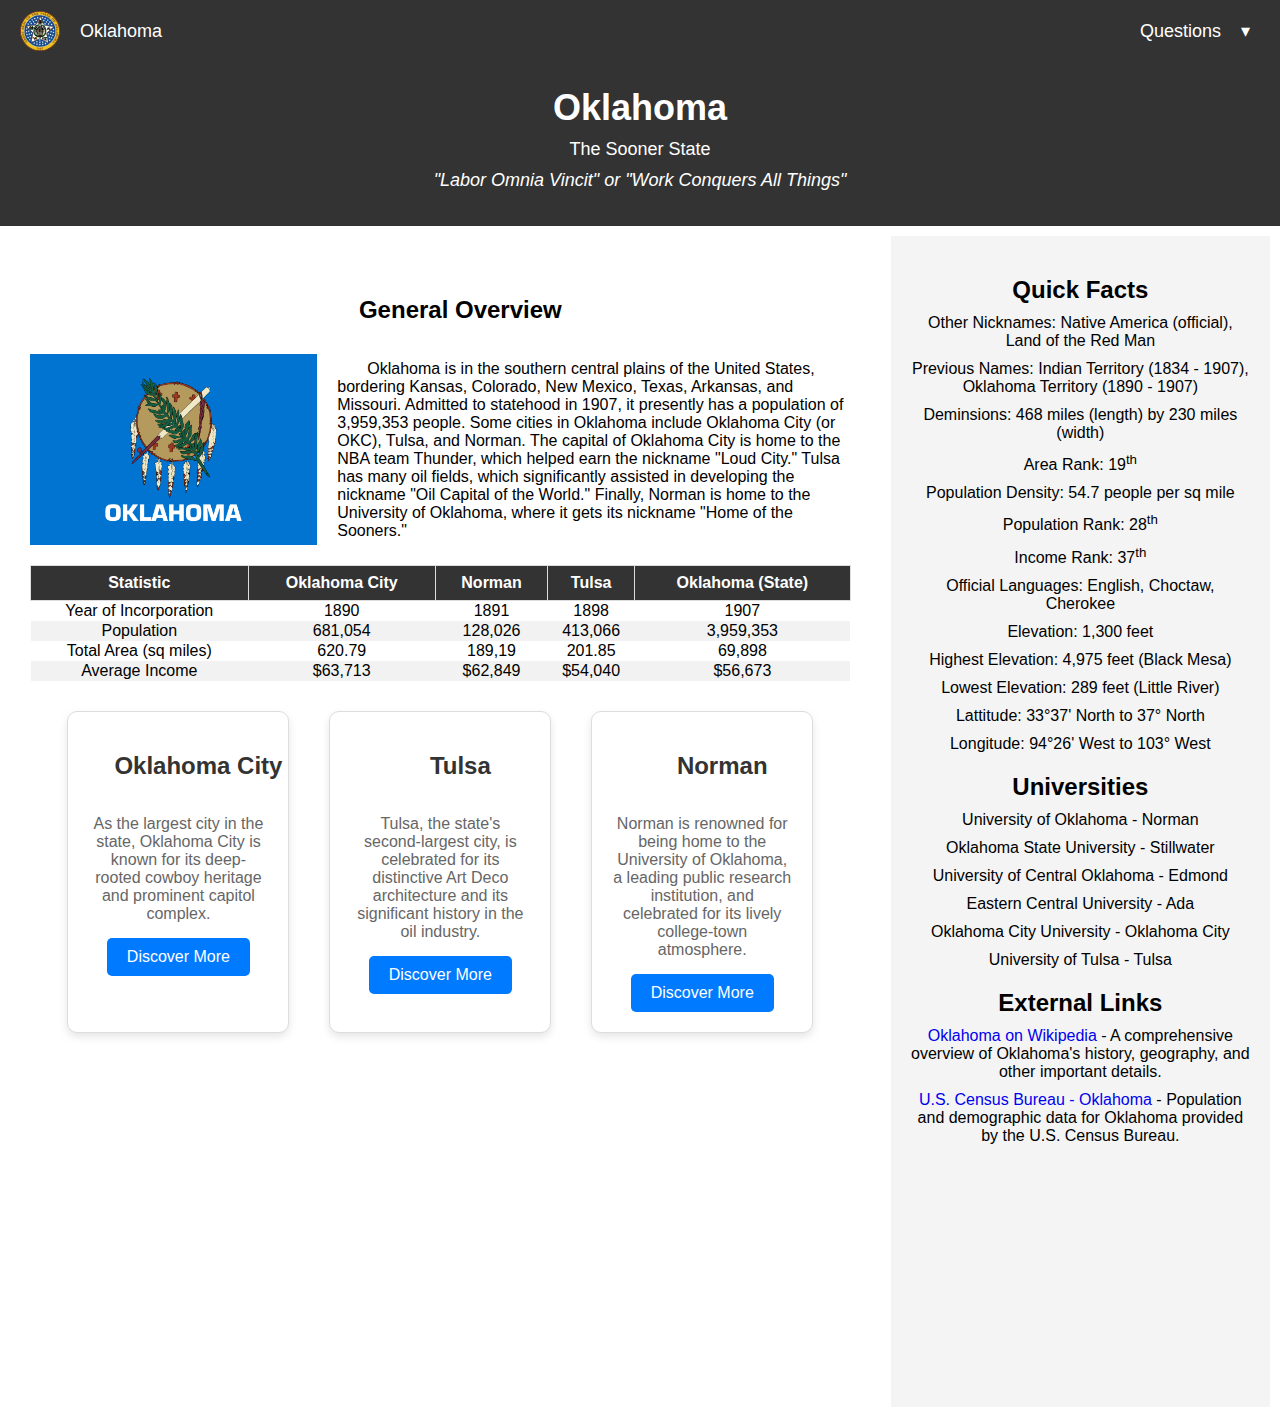
<file: index.html>
<!DOCTYPE html>
<html lang="en">
<head>
    <meta charset="UTF-8">
    <link rel="stylesheet" href="./style.css">
    <link rel="shortcut icon" href="./assets/oklahoma/Seal_of_Oklahoma.svg" type="image/x-icon">
    <title>Oklahoma</title>
</head>
<body>
    <nav class="nav">
        <div class="nav-side">
            <img src="./assets/oklahoma/Seal_of_Oklahoma.svg" alt="State state-seal of Oklahoma" class="state-seal">
            <a href="./index.html" class="nav-link">Oklahoma</a>
        </div>
        <div class="nav-side">
            <a href="./contact.html" class="nav-link">Questions</a>
            <div class="dropdown">
                <button class="dropdown-btn">&#9662;</button>
                <div class="dropdown-content">
                    <a href="./cities/okc.html" class="nav-link">OKC</a>
                    <a href="./cities/tulsa.html" class="nav-link">Tulsa</a>
                    <a href="./cities/norman.html" class="nav-link">Norman</a>
                </div>
            </div>
        </div>
    </nav>
    <header class="header">
        <h1>Oklahoma</h1>
        <p>The Sooner State</p>
        <p><i>"Labor Omnia Vincit" or "Work Conquers All Things"</i></p>
    </header>
    <div class="content-container">
        <section class="section">
            <h2>General Overview</h2>
            <img src="./assets/oklahoma/Flag_of_Oklahoma.svg.png" alt="State Flag of Oklahoma" class="flag">
            <p class="indented">
                Oklahoma is in the southern central plains of the United States, bordering Kansas, Colorado, New Mexico, Texas, Arkansas, and Missouri.
                Admitted to statehood in 1907, it presently has a population of 3,959,353 people.
                Some cities in Oklahoma include Oklahoma City (or OKC), Tulsa, and Norman.
                The capital of Oklahoma City is home to the NBA team Thunder, which helped earn the nickname "Loud City."
                Tulsa has many oil fields, which significantly assisted in developing the nickname "Oil Capital of the World."
                Finally, Norman is home to the University of Oklahoma, where it gets its nickname "Home of the Sooners."
            </p>
            <table id="table">
                <thead>
                    <tr>
                        <th>Statistic</th>
                        <th>Oklahoma City</th>
                        <th>Norman</th>
                        <th>Tulsa</th>
                        <th>Oklahoma (State)</th>
                    </tr>
                </thead>
                <tbody>
                    <tr>
                        <td>Year of Incorporation</td>
                        <td>1890</td>
                        <td>1891</td>
                        <td>1898</td>
                        <td>1907</td>
                    </tr>
                    <tr>
                        <td>Population</td>
                        <td>681,054</td>
                        <td>128,026</td>
                        <td>413,066</td>
                        <td>3,959,353</td>
                    </tr>
                    <tr>
                        <td>Total Area (sq miles)</td>
                        <td>620.79</td>
                        <td>189,19</td>
                        <td>201.85</td>
                        <td>69,898</td>
                    </tr>
                    <tr>
                        <td>Average Income</td>
                        <td>$63,713</td>
                        <td>$62,849</td>
                        <td>$54,040</td>
                        <td>$56,673</td>
                    </tr>
                </tbody>
            </table>
            <div class="card-container">
                <div class="card">
                    <h3>Oklahoma City</h3>
                    <p>
                        As the largest city in the state, Oklahoma City is known for its deep-rooted cowboy heritage and prominent capitol complex.
                    </p>
                    <button onclick="window.location.href='./cities/okc.html'">Discover More</button>
                </div>
                <div class="card">
                    <h3>Tulsa</h3>
                    <p>
                        Tulsa, the state's second-largest city, is celebrated for its distinctive Art Deco architecture and its
                        significant history in the oil industry.
                    </p>
                    <button onclick="window.location.href='./cities/tulsa.html'">Discover More</button>
                </div>
                <div class="card">
                    <h3>Norman</h3>
                    <p>
                        Norman is renowned for being home to the University of Oklahoma, a leading public research institution, and celebrated for its lively college-town atmosphere.
                    </p>
                    <button onclick="window.location.href='./cities/norman.html'">Discover More</button>
                </div>
            </div>
            <div class="map-container">
                <iframe
                    src="https://www.google.com/maps/embed?pb=!1m18!1m12!1m3!1d3329719.055121459!2d-103.17182343583032!3d36.82684463225629!2m3!1f0!2f0!3f0!3m2!1i1024!2i768!4f13.1!3m3!1m2!1s0x87c59c68b96d7cdb%3A0xf430a9f52c1e4a4d!2sOklahoma%2C%20USA!5e0!3m2!1sen!2sin!4v1628944559931!5m2!1sen!2sin"
                    width="600" height="450" style="border:0;" allowfullscreen="" loading="lazy"></iframe>
            </div>
        </section>
        <aside class="aside">
            <h2>Quick Facts</h2>
            <ul>
                <li>Other Nicknames: Native America (official), Land of the Red Man</li>
                <li>Previous Names: Indian Territory (1834 - 1907), Oklahoma Territory (1890 - 1907)</li>
                <li>Deminsions: 468 miles (length) by 230 miles (width)</li>
                <li>Area Rank: 19<sup>th</sup></li>
                <li>Population Density: 54.7 people per sq mile</li>
                <li>Population Rank: 28<sup>th</sup></li>
                <li>Income Rank: 37<sup>th</sup></li>
                <li>Official Languages: English, Choctaw, Cherokee</li>
                <li>Elevation: 1,300 feet</li>
                <li>Highest Elevation: 4,975 feet (Black Mesa)</li>
                <li>Lowest Elevation: 289 feet (Little River)</li>
                <li>Lattitude: 33&deg;37' North to 37&deg; North</li>
                <li>Longitude: 94&deg;26' West to 103&deg; West</li>
            </ul>
            <h2>Universities</h2>
            <ol>
                <li>University of Oklahoma - Norman</li>
                <li>Oklahoma State University - Stillwater</li>
                <li>University of Central Oklahoma - Edmond</li>
                <li>Eastern Central University - Ada</li>
                <li>Oklahoma City University - Oklahoma City</li>
                <li>University of Tulsa - Tulsa</li>
            </ol>
            <h2>External Links</h2>
            <ul>
                <li><a href="https://en.wikipedia.org/wiki/Oklahoma" target="_blank">Oklahoma on Wikipedia</a> - A comprehensive overview of Oklahoma's history, geography, and other important details.</li>
                <li><a href="https://www.census.gov/quickfacts/OK" target="_blank">U.S. Census Bureau - Oklahoma</a> - Population and demographic data for Oklahoma provided by the U.S. Census Bureau.</li>
            </ul>
        </aside>
    </div>
</body>
</html>
</file>
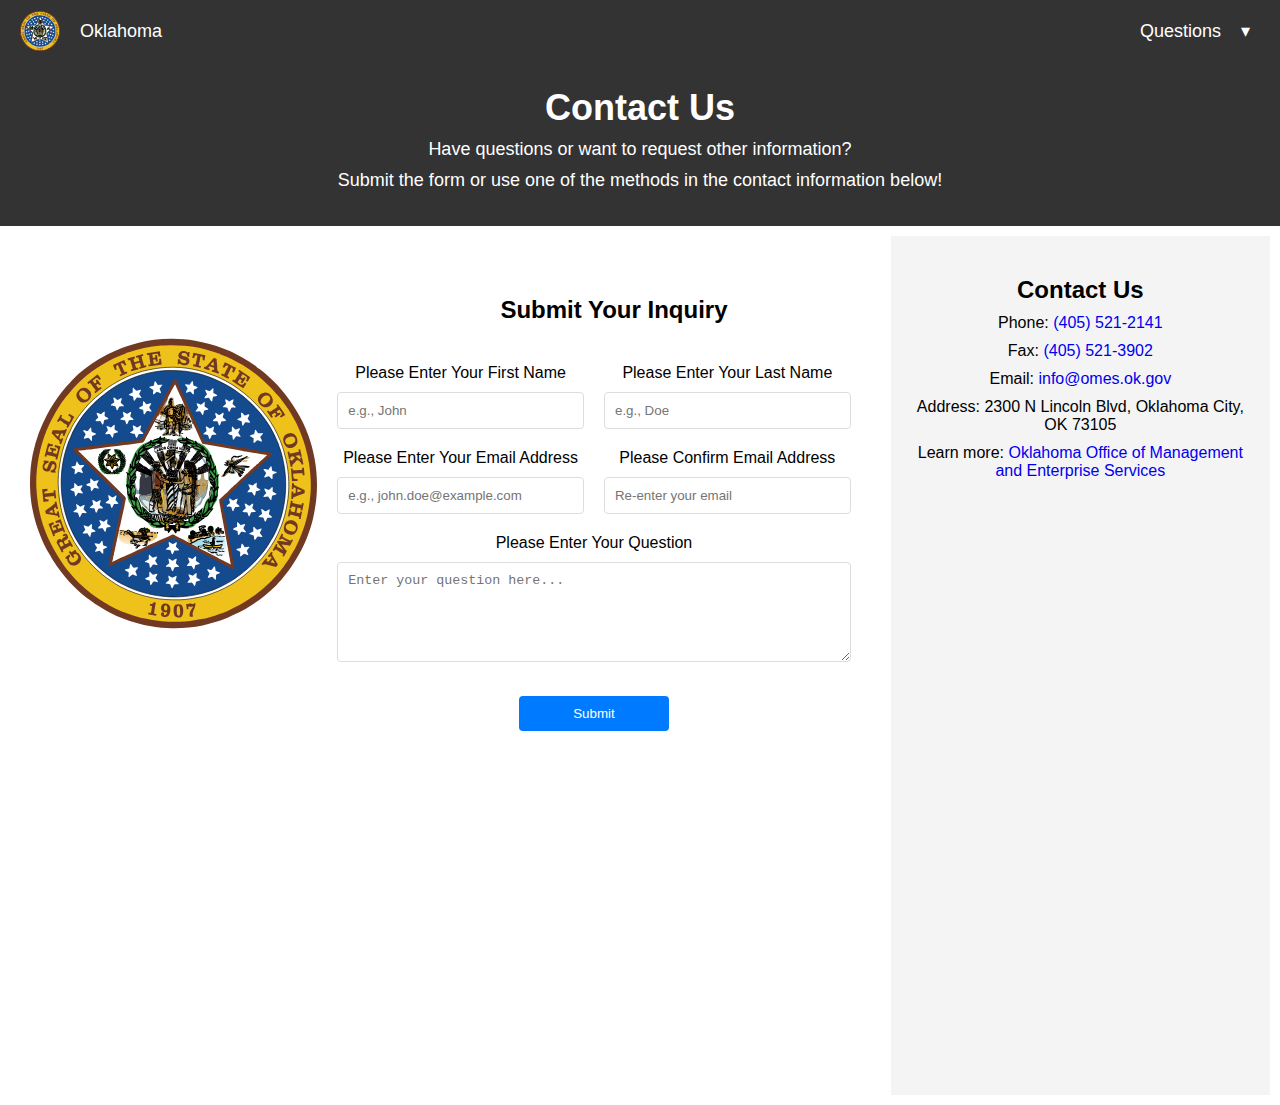
<file: contact.html>
<!DOCTYPE html>
<html lang="en">
<head>
    <meta charset="UTF-8">
    <link rel="stylesheet" href="./style.css">
    <link rel="shortcut icon" href="./assets/oklahoma/Seal_of_Oklahoma.svg" type="image/x-icon">
    <title>Contact Us</title>
</head>
<body>
    <nav class="nav">
        <div class="nav-side">
            <img src="./assets/oklahoma/Seal_of_Oklahoma.svg" alt="State state-seal of Oklahoma" class="state-seal">
            <a href="./index.html" class="nav-link">Oklahoma</a>
        </div>
        <div class="nav-side">
            <a href="./contact.html" class="nav-link">Questions</a>
            <div class="dropdown">
                <button class="dropdown-btn">&#9662;</button>
                <div class="dropdown-content">
                    <a href="./cities/okc.html" class="nav-link">OKC</a>
                    <a href="./cities/tulsa.html" class="nav-link">Tulsa</a>
                    <a href="./cities/norman.html" class="nav-link">Norman</a>
                </div>
            </div>
        </div>
    </nav>
    <header class="header">
        <h1>Contact Us</h1>
        <p>Have questions or want to request other information?</p>
        <p>Submit the form or use one of the methods in the contact information below!</p>
    </header>
    <div class="content-container">
        <section class="section">
            <div id="successToast" class="toast" style="display: none">Your inquiry has been successfully sent.</div>
            <div class="contact-layout">
                <img src="./assets/oklahoma/Seal_of_Oklahoma.svg" alt="Oklahoma State Capitol Building" class="flag">
                <form class="form" id="contactForm">
                    <h2>Submit Your Inquiry</h2>
                    <div class="form-row">
                        <div class="form-group">
                            <label for="firstName">Please Enter Your First Name</label>
                            <input id="firstName" name="firstName" type="text" placeholder="e.g., John" required minLength="2" maxlength="100">
                        </div>
                        <div class="form-group">
                            <label for="lastName">Please Enter Your Last Name</label>
                            <input id="lastName" name="lastName" type="text" placeholder="e.g., Doe" required minLength="2" maxlength="100">
                        </div>
                    </div>
                    <div class="form-row">
                        <div class="form-group">
                            <label for="email">Please Enter Your Email Address</label>
                            <input id="email" name="email" type="email" placeholder="e.g., john.doe@example.com" required minLength="7" maxlength="255">
                        </div>
                        <div class="form-group">
                            <label for="confirmEmail">Please Confirm Email Address</label>
                            <input id="confirmEmail" name="confirmEmail" type="email" placeholder="Re-enter your email" required minLength="7" maxlength="255">
                        </div>
                    </div>
                    <div id="errorMessage" class="error-message" style="display: none">The emails you entered do not match!</div>
                    <div class="form-group">
                        <label for="question">Please Enter Your Question</label>
                        <textarea id="question" name="question" type="text" placeholder="Enter your question here..." required maxlength="300"></textarea>
                    </div>
                    <button type="submit" class="btn" id="submitBtn">Submit</button>
                </form>
                <script>
                    document.addEventListener('DOMContentLoaded', function() {
                        let form = document.getElementById('contactForm');
                        let firstName = document.getElementById('firstName');
                        let lastName = document.getElementById('lastName');
                        let email = document.getElementById('email');
                        let confirmEmail = document.getElementById('confirmEmail');
                        let question = document.getElementById('question');
                        let btn = document.getElementById('submitBtn');

                        let errorMessage = document.getElementById('errorMessage');
                        let successToast = document.getElementById('successToast');

                        function checkFormValidity() {
                            submitBtn.disabled = !form.checkValidity() || email.value !== confirmEmail.value;
                        }

                        function checkEmailMatch() {
                            if (email.value !== confirmEmail.value) {
                                errorMessage.style.display = 'block';
                                submitBtn.disabled = true;
                            } else {
                                errorMessage.style.display = 'none';
                                submitBtn.disabled = !form.checkValidity();
                            }
                        }

                        email.addEventListener('input', checkEmailMatch);
                        confirmEmail.addEventListener('input', checkEmailMatch);
                        firstName.addEventListener('input', checkFormValidity);
                        lastName.addEventListener('input', checkFormValidity);
                        question.addEventListener('input', checkFormValidity);

                        form.addEventListener('submit', function(event) {
                            event.preventDefault();
                            if (!form.checkValidity() || email.value !== confirmEmail.value) {
                                return;
                            }
                            email.value = '';
                            confirmEmail.value = '';
                            firstName.value = '';
                            lastName.value = '';
                            question.value = '';
                            successToast.style.display = 'block';
                            setTimeout(function() {
                                successToast.style.display = 'none';
                            }, 5000);
                        });
                    });
                </script>
            </div>
            <div class="map-container">
                <iframe
                    src="https://www.google.com/maps/embed?pb=!1m18!1m12!1m3!1d3088.8085668537365!2d-97.51613468463738!3d35.49264458067067!2m3!1f0!2f0!3f0!3m2!1i1024!2i768!4f13.1!3m3!1m2!1s0x87b2175405cf82c7%3A0x61d7a2c60cf47f69!2s2300%20N%20Lincoln%20Blvd%2C%20Oklahoma%20City%2C%20OK%2073105!5e0!3m2!1sen!2sus!4v1628964843583!5m2!1sen!2sus"
                    width="600" height="450" style="border:0;" allowfullscreen="" loading="lazy"></iframe>
            </div>
        </section>
        <aside class="aside">
            <h2>Contact Us</h2>
            <ul>
                <li>Phone: <a href="tel:+14055212141">(405) 521-2141</a></li>
                <li>Fax: <a href="tel:+14055213902">(405) 521-3902</a></li>
                <li>Email: <a href="mailto:info@omes.ok.gov">info@omes.ok.gov</a></li>
                <li>Address: 2300 N Lincoln Blvd, Oklahoma City, OK 73105</li>
                <li>Learn more: <a href="https://oklahoma.gov/omes.html" target="_blank">Oklahoma Office of Management and Enterprise Services</a></li>
            </ul>
        </aside>
    </div>
</body>
</html>
</file>
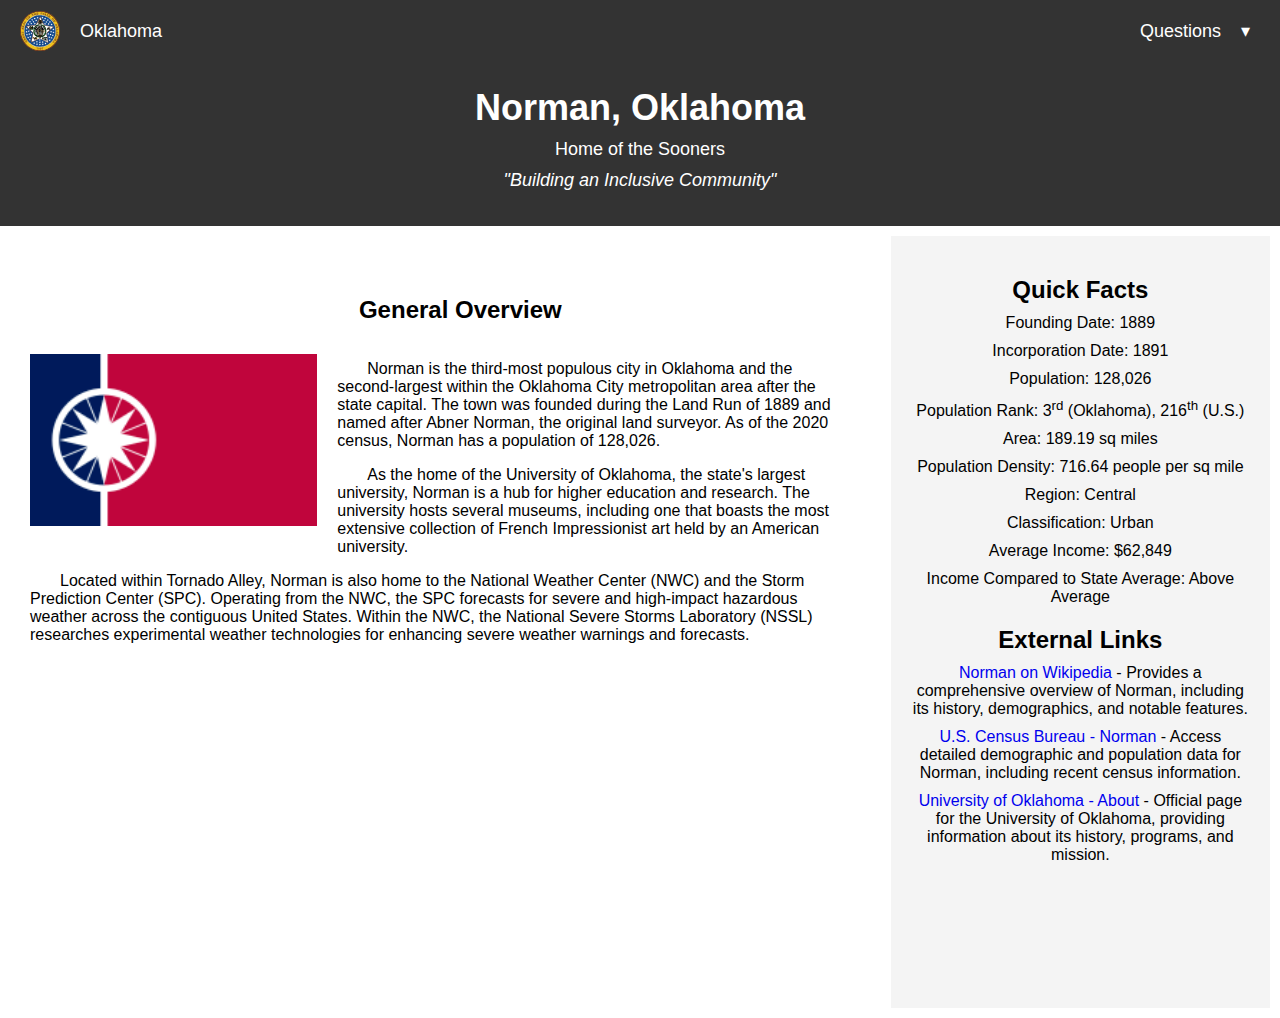
<file: cities/norman.html>
<!DOCTYPE html>
<html lang="en">
<head>
    <meta charset="UTF-8">
    <link rel="stylesheet" href="../style.css">
    <link rel="shortcut icon" href="../assets/norman/Logo_of_Norman,_Oklahoma.png" type="image/x-icon">
    <title>Norman, Oklahoma</title>
</head>
<body>
    <nav class="nav">
        <div class="nav-side">
            <img src="../assets/oklahoma/Seal_of_Oklahoma.svg" alt="Seal of the state of Oklahoma" class="state-seal">
            <a href="../index.html" class="nav-link">Oklahoma</a>
        </div>
        <div class="nav-side">
            <a href="../contact.html" class="nav-link">Questions</a>
            <div class="dropdown">
                <button class="dropdown-btn">&#9662;</button>
                <div class="dropdown-content">
                    <a href="../cities/okc.html" class="nav-link">OKC</a>
                    <a href="../cities/tulsa.html" class="nav-link">Tulsa</a>
                    <a href="../cities/norman.html" class="nav-link">Norman</a>
                </div>
            </div>
        </div>
    </nav>
    <header class="header norman-header">
        <h1>Norman, Oklahoma</h1>
        <p>Home of the Sooners</p>
        <p><i>"Building an Inclusive Community"</i></p>
    </header>
    <div class="content-container">
        <section class="section">
            <h2>General Overview</h2>
            <img src="../assets/norman/Flag_of_Norman,_Oklahoma.svg.png" alt="City Flag of Norman" class="flag">
            <p class="indented">
                Norman is the third-most populous city in Oklahoma and the second-largest within the Oklahoma City metropolitan area after the state capital. 
                The town was founded during the Land Run of 1889 and named after Abner Norman, the original land surveyor. 
                As of the 2020 census, Norman has a population of 128,026.
            </p>
            <p class="indented">
                As the home of the University of Oklahoma, the state's largest university, Norman is a hub for higher education and research. 
                The university hosts several museums, including one that boasts the most extensive collection of French Impressionist art held by an American university.
            </p>
            <p class="indented">
                Located within Tornado Alley, Norman is also home to the National Weather Center (NWC) and the Storm Prediction Center (SPC). 
                Operating from the NWC, the SPC forecasts for severe and high-impact hazardous weather across the contiguous United States. 
                Within the NWC, the National Severe Storms Laboratory (NSSL) researches experimental weather technologies for enhancing severe weather warnings and forecasts.
            </p>
            <div class="map-container">
                <iframe
                    src="https://www.google.com/maps/embed?pb=!1m18!1m12!1m3!1d210819.15414752185!2d-97.56404089647415!3d35.22401872573647!2m3!1f0!2f0!3f0!3m2!1i1024!2i768!4f13.1!3m3!1m2!1s0x87b26be295a79eab%3A0x6d535dd76c4f6b03!2sNorman%2C%20OK%2C%20USA!5e0!3m2!1sen!2sus!4v1691272155432!5m2!1sen!2sus"
                    width="600" height="450" style="border:0;" allowfullscreen="" loading="lazy"></iframe>
            </div>
        </section>
        <aside class="aside">
            <h2>Quick Facts</h2>
            <ul>
                <li>Founding Date: 1889</li>
                <li>Incorporation Date: 1891</li>
                <li>Population: 128,026</li>
                <li>Population Rank: 3<sup>rd</sup> (Oklahoma), 216<sup>th</sup> (U.S.)</li>
                <li>Area: 189.19 sq miles</li>
                <li>Population Density: 716.64 people per sq mile</li>
                <li>Region: Central</li>
                <li>Classification: Urban</li>
                <li>Average Income: $62,849</li>
                <li>Income Compared to State Average: Above Average</li>
            </ul>
            <h2>External Links</h2>
            <ul>
                <li><a href="https://en.wikipedia.org/wiki/Norman,_Oklahoma" target="_blank">Norman on Wikipedia</a> - Provides a comprehensive overview of Norman, including its history, demographics, and notable features.</li>
                <li><a href="https://data.census.gov/profile/Norman_city,_Oklahoma?g=160XX00US4052500" target="_blank">U.S. Census Bureau - Norman</a> - Access detailed demographic and population data for Norman, including recent census information.</li>
                <li><a href="https://www.ou.edu/about" target="_blank">University of Oklahoma - About</a> - Official page for the University of Oklahoma, providing information about its history, programs, and mission.</li>
            </ul>
        </aside>
    </div>
</body>
</html>
</file>
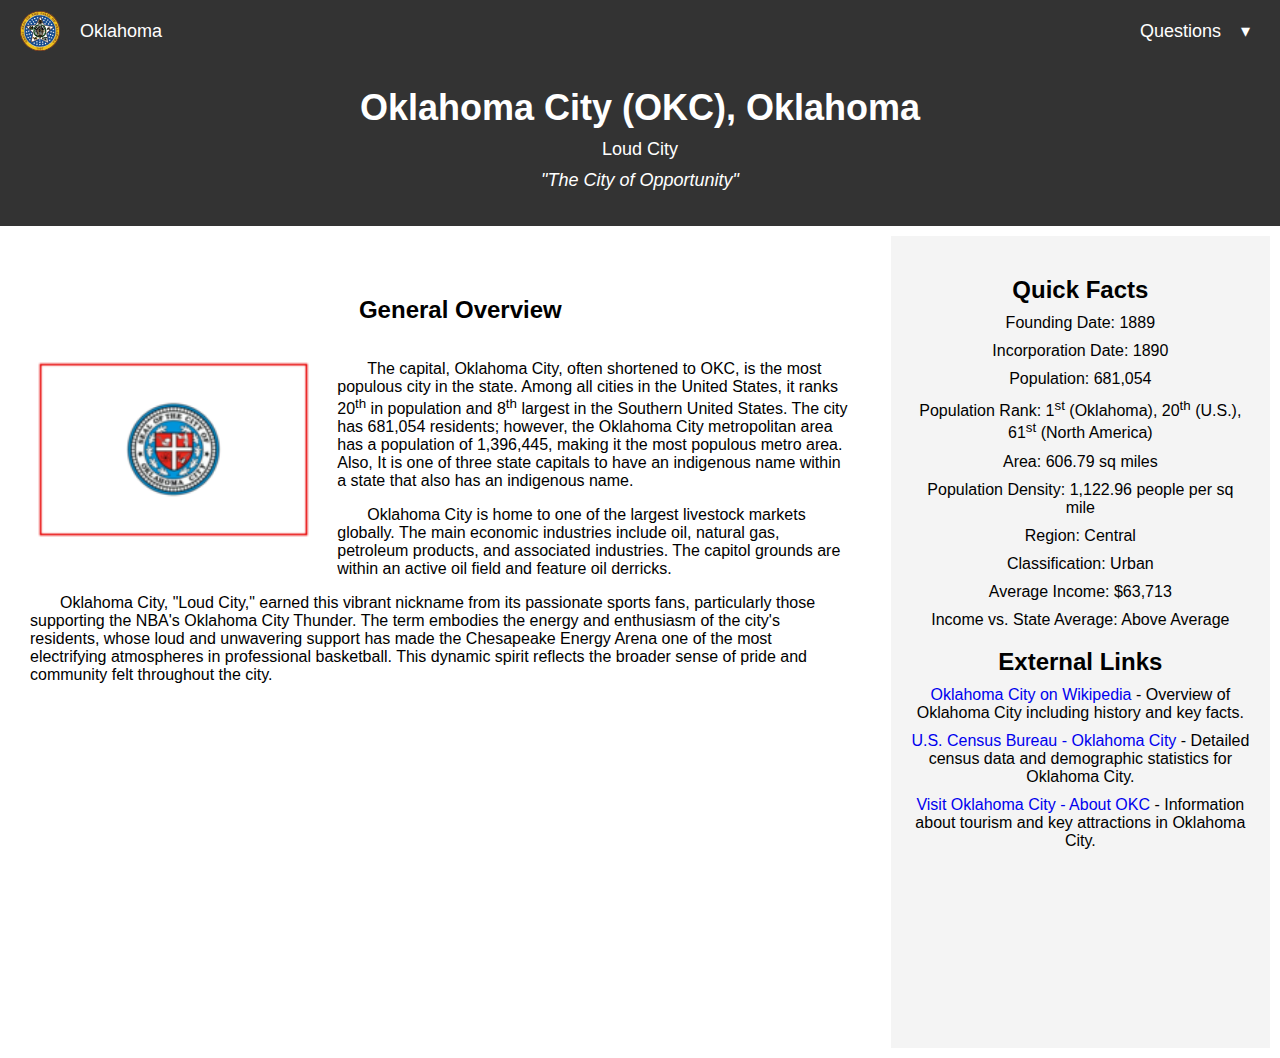
<file: cities/okc.html>
<!DOCTYPE html>
<html lang="en">
<head>
    <meta charset="UTF-8">
    <link rel="stylesheet" href="../style.css">
    <link rel="shortcut icon" href="../assets/okc/Seal_of_Oklahoma_City,_Oklahoma.png" type="image/x-icon">
    <title>Oklahoma City, Oklahoma</title>
</head>
<body>
    <nav class="nav">
        <div class="nav-side">
            <img src="../assets/oklahoma/Seal_of_Oklahoma.svg" alt="Seal of the state of Oklahoma" class="state-seal">
            <a href="../index.html" class="nav-link">Oklahoma</a>
        </div>
        <div class="nav-side">
            <a href="../contact.html" class="nav-link">Questions</a>
            <div class="dropdown">
                <button class="dropdown-btn">&#9662;</button>
                <div class="dropdown-content">
                    <a href="../cities/okc.html" class="nav-link">OKC</a>
                    <a href="../cities/tulsa.html" class="nav-link">Tulsa</a>
                    <a href="../cities/norman.html" class="nav-link">Norman</a>
                </div>
            </div>
        </div>
    </nav>
    <header class="header okc-header">
        <h1>Oklahoma City (OKC), Oklahoma</h1>
        <p>Loud City</p>
        <p><i>"The City of Opportunity"</i></p>
    </header>
    <div class="content-container">
        <section class="section">
            <h2>General Overview</h2>
            <img src="../assets/okc/Flag_of_Oklahoma_City,_Oklahoma.png" alt="City Flag of Oklahoma City" class="flag">
            <p class="indented">
                The capital, Oklahoma City, often shortened to OKC, is the most populous city in the state.
                Among all cities in the United States, it ranks 20<sup>th</sup> in population and 8<sup>th</sup> largest in the Southern United States.
                The city has 681,054 residents; however, the Oklahoma City metropolitan area has a population of 1,396,445, making it the most populous metro area.
                Also, It is one of three state capitals to have an indigenous name within a state that also has an indigenous name.
            </p>
            <p class="indented">
                Oklahoma City is home to one of the largest livestock markets globally. 
                The main economic industries include oil, natural gas, petroleum products, and associated industries.
                The capitol grounds are within an active oil field and feature oil derricks.
            </p>
            <p class="indented">
                Oklahoma City, "Loud City," earned this vibrant nickname from its passionate sports fans, particularly those
                supporting the NBA's Oklahoma City Thunder.
                The term embodies the energy and enthusiasm of the city's residents, whose loud and unwavering support has made the
                Chesapeake Energy Arena one of the most electrifying atmospheres in professional basketball.
                This dynamic spirit reflects the broader sense of pride and community felt throughout the city.
            </p>
            <div class="map-container">
                <iframe
                    src="https://www.google.com/maps/embed?pb=!1m18!1m12!1m3!1d53134.99774826801!2d-97.55521020900137!3d35.47298824817606!2m3!1f0!2f0!3f0!3m2!1i1024!2i768!4f13.1!3m3!1m2!1s0x87b216a4f99444df%3A0xd0fe939fc4c30123!2sOklahoma%20City%2C%20OK%2C%20USA!5e0!3m2!1sen!2sin!4v1691272155432!5m2!1sen!2sin"
                    width="600" height="450" style="border:0;" allowfullscreen="" loading="lazy"></iframe>
            </div>
        </section>
        <aside class="aside">
            <h2>Quick Facts</h2>
            <ul>
                <li>Founding Date: 1889</li>
                <li>Incorporation Date: 1890</li>
                <li>Population: 681,054</li>
                <li>Population Rank: 1<sup>st</sup> (Oklahoma), 20<sup>th</sup> (U.S.), 61<sup>st</sup> (North America)</li>
                <li>Area: 606.79 sq miles</li>
                <li>Population Density: 1,122.96 people per sq mile</li>
                <li>Region: Central</li>
                <li>Classification: Urban</li>
                <li>Average Income: $63,713</li>
                <li>Income vs. State Average: Above Average</li>
            </ul>
            <h2>External Links</h2>
            <ul>
                <li><a href="https://en.wikipedia.org/wiki/Oklahoma_City" target="_blank">Oklahoma City on Wikipedia</a> - Overview of Oklahoma City including history and key facts.</li>
                <li><a href="https://data.census.gov/profile/Oklahoma_City_city,_Oklahoma?g=160XX00US4055000" target="_blank">U.S. Census Bureau - Oklahoma City</a> - Detailed census data and demographic statistics for Oklahoma City.</li>
                <li><a href="https://www.visitokc.com/about-okc/" target="_blank">Visit Oklahoma City - About OKC</a> - Information about tourism and key attractions in Oklahoma City.</li>
            </ul>
        </aside>
    </div>
</body>
</html>
</file>
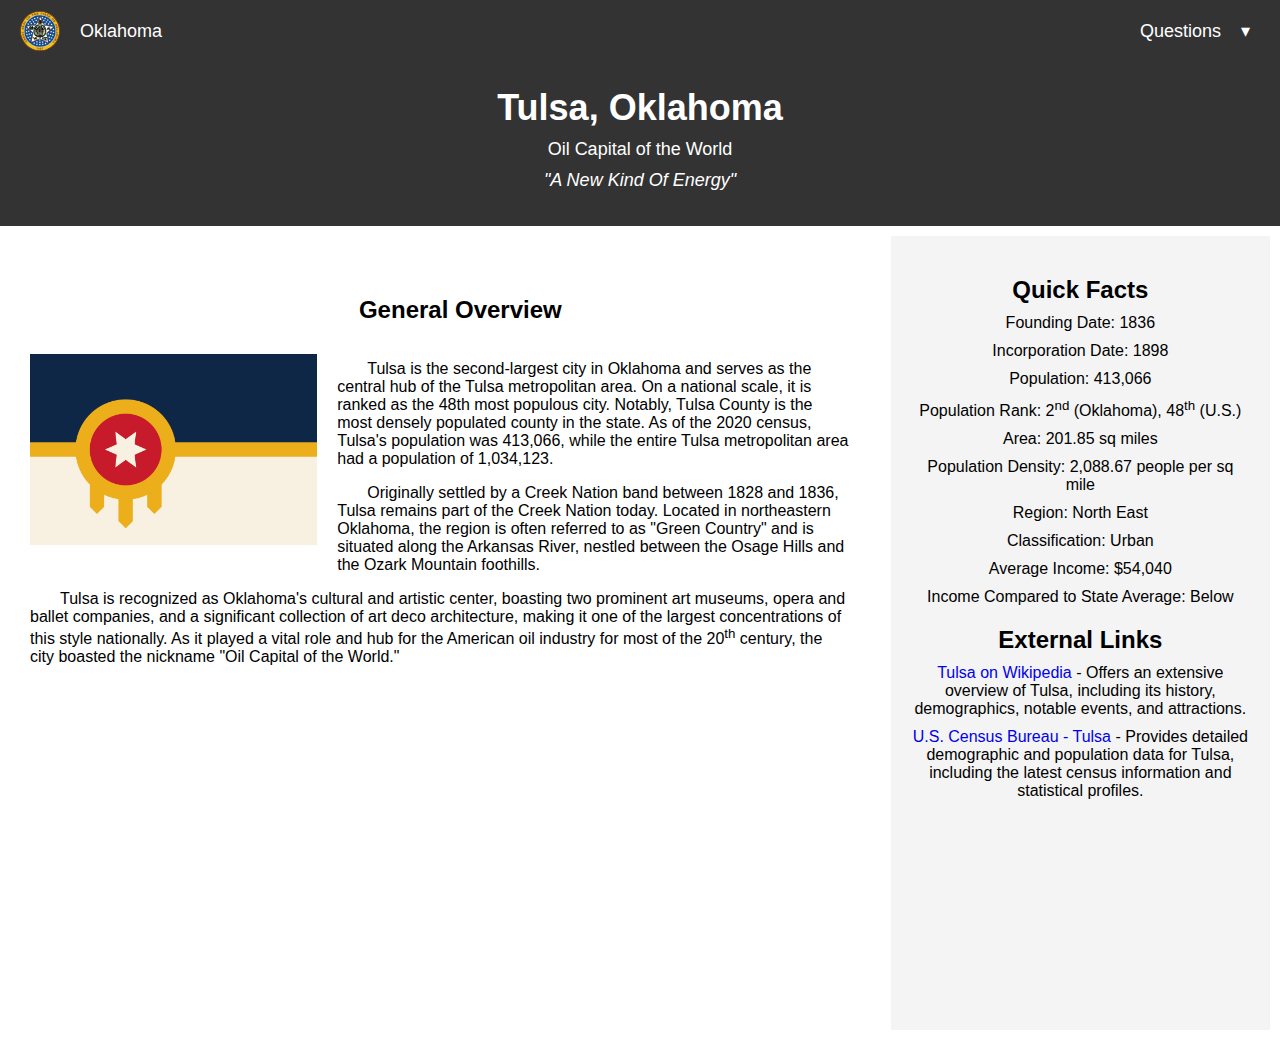
<file: cities/tulsa.html>
<!DOCTYPE html>
<html lang="en">
<head>
    <meta charset="UTF-8">
    <link rel="stylesheet" href="../style.css">
    <link rel="shortcut icon" href="../assets/tulsa/Seal_of_Tulsa,_Oklahoma.svg.png" type="image/x-icon">
    <title>Tulsa, Oklahoma</title>
</head>
<body>
    <nav class="nav">
        <div class="nav-side">
            <img src="../assets/oklahoma/Seal_of_Oklahoma.svg" alt="Seal of the state of Oklahoma" class="state-seal">
            <a href="../index.html" class="nav-link">Oklahoma</a>
        </div>
        <div class="nav-side">
            <a href="../contact.html" class="nav-link">Questions</a>
            <div class="dropdown">
                <button class="dropdown-btn">&#9662;</button>
                <div class="dropdown-content">
                    <a href="../cities/okc.html" class="nav-link">OKC</a>
                    <a href="../cities/tulsa.html" class="nav-link">Tulsa</a>
                    <a href="../cities/norman.html" class="nav-link">Norman</a>
                </div>
            </div>
        </div>
    </nav>
    <header class="header">
        <h1>Tulsa, Oklahoma</h1>
        <p>Oil Capital of the World</p>
        <p><i>"A New Kind Of Energy"</i></p>
    </header>
    <div class="content-container">
        <section class="section">
            <h2>General Overview</h2>
            <img src="../assets/tulsa/Flag_of_Tulsa,_Oklahoma_(2018).svg.png" alt="City Flag of Tulsa" class="flag">
            <p class="indented">
                Tulsa is the second-largest city in Oklahoma and serves as the central hub of the Tulsa metropolitan area. 
                On a national scale, it is ranked as the 48th most populous city. 
                Notably, Tulsa County is the most densely populated county in the state. 
                As of the 2020 census, Tulsa's population was 413,066, while the entire Tulsa metropolitan area had a population of 1,034,123.
            </p>
            <p class="indented">
                Originally settled by a Creek Nation band between 1828 and 1836, Tulsa remains part of the Creek Nation today. 
                Located in northeastern Oklahoma, the region is often referred to as "Green Country" and is situated along the Arkansas River, nestled between the Osage Hills and the Ozark Mountain foothills.
            </p>
            <p class="indented">
                Tulsa is recognized as Oklahoma's cultural and artistic center, boasting two prominent art museums, opera and ballet companies, and a significant collection of art deco architecture, making it one of the largest concentrations of this style nationally.
                As it played a vital role and hub for the American oil industry for most of the 20<sup>th</sup> century, the city boasted the nickname "Oil Capital of the World."
            </p>
            <div class="map-container">
                <iframe
                    src="https://www.google.com/maps/embed?pb=!1m18!1m12!1m3!1d211021.3441160567!2d-96.03692333112675!3d36.14934546993671!2m3!1f0!2f0!3f0!3m2!1i1024!2i768!4f13.1!3m3!1m2!1s0x87b6e112c473c369%3A0x7bc2b4093e74dff4!2sTulsa%2C%20OK%2C%20USA!5e0!3m2!1sen!2sus!4v1691272155432!5m2!1sen!2sus"
                    width="600" height="450" style="border:0;" allowfullscreen="" loading="lazy"></iframe>
            </div>
        </section>
        <aside class="aside">
            <h2>Quick Facts</h2>
            <ul>
                <li>Founding Date: 1836</li>
                <li>Incorporation Date: 1898</li>
                <li>Population: 413,066</li>
                <li>Population Rank: 2<sup>nd</sup> (Oklahoma), 48<sup>th</sup> (U.S.)</li>
                <li>Area: 201.85 sq miles</li>
                <li>Population Density: 2,088.67 people per sq mile</li>
                <li>Region: North East</li>
                <li>Classification: Urban</li>
                <li>Average Income: $54,040</li>
                <li>Income Compared to State Average: Below</li>
            </ul>
            <h2>External Links</h2>
            <ul>
                <li><a href="https://en.wikipedia.org/wiki/Tulsa,_Oklahoma" target="_blank">Tulsa on Wikipedia</a> - Offers an extensive overview of Tulsa, including its history, demographics, notable events, and attractions.</li>
                <li><a href="https://data.census.gov/profile?q=Tulsa%20city,%20Oklahoma&g=160XX00US4052500" target="_blank">U.S. Census Bureau - Tulsa</a> - Provides detailed demographic and population data for Tulsa, including the latest census information and statistical profiles.</li>
            </ul>
        </aside>
    </div>
</body>
</html>
</file>
<file: style.css>
body {
    font-family: Arial, sans-serif;
    margin: 0;
    padding: 0;
}

.nav {
    display: flex;
    justify-content: space-between;
    align-items: center;
    background-color: #333;
    padding: 10px 20px;
}

.nav-side {
    display: flex;
    align-items: center;
}

.state-seal {
    width: 40px;
    height: 40px;
    margin-right: 10px;
}

.nav-link {
    color: white;
    text-decoration: none;
    margin: 0 10px;
    font-size: 18px;
}

.nav-link:hover {
    text-decoration: underline;
}

.dropdown {
    position: relative;
    display: inline-block;
}

.dropdown-btn {
    background-color: #333;
    color: white;
    padding: 10px;
    font-size: 18px;
    border: none;
    cursor: pointer;
}

.dropdown-btn:hover {
    background-color: #555;
}

.dropdown-content {
    display: none;
    position: absolute;
    right: 0;
    background-color: #f9f9f9;
    min-width: 160px;
    box-shadow: 2px 8px 16px 2px rgba(0, 0, 0, 0.2);
    z-index: 1;
}

.dropdown-content a {
    color: black;
    padding: 12px 16px;
    text-decoration: none;
    display: block;
}

.dropdown-content a:hover {
    background-color: #f1f1f1;
}

.dropdown:hover .dropdown-content {
    display: block;
}

.header {
    color: white;
    text-align: center;
    padding: 25px 10px;
    background-color: #333;
}

.header h1 {
    margin: 0;
    font-size: 36px;
}

.header p {
    margin: 10px 0;
    font-size: 18px;
}

.content-container {
    display: flex;
}

.content-container::after {
    content: '';
    display: table;
    clear: both;
}

.section {
    width: 65%;
    float: left;
    padding: 20px;
    margin: 10px;
    position: relative;
}

.section h2 {
    margin-bottom: 10px;
    padding: 20px;
    text-align: center;
    width: 100%;
    display: block;
}

.section h3 {
    margin-bottom: 10px;
    padding: 20px;
    text-align: center;
    width: 100%;
    display: block;
}

.contact-layout {
    display: flex;
    justify-content: space-between;
    align-items: stretch;
}

.img {
    width: auto;
    height: auto;
    object-fit: cover;
    margin-right: 20px;
}

.contact-layout .form {
    width: 60%;
    flex-grow: 1;
}

.form h2 {
    text-align: center;
}

.form-row {
    display: flex;
    justify-content: space-between;
    gap: 20px;
}

.form-group {
    text-align: center;
    width: 100%;
    min-width: 0;
    box-sizing: border-box;
    padding-top: 10px;
    padding-bottom: 10px;
}

.form-group label {
    display: block;
    margin-bottom: 5px;
}

.form-group input,
.form-group textarea {
    width: 100%;
    padding: 10px;
    margin-top: 5px;
    border: 1px solid #ddd;
    border-radius: 4px;
    box-sizing: border-box;
}

textarea {
    height: 100px;
    resize: vertical;
}

.btn {
    display: block;
    width: 150px;
    margin: 20px auto 0;
    padding: 10px;
    background-color: #007BFF;
    color: white;
    border: none;
    border-radius: 4px;
    text-align: center;
    cursor: pointer;
    transition: background-color 0.3s ease;
}

.btn:hover {
    background-color: #0056b3;
}

@media (max-width: 768px) {
    .form-row {
        flex-direction: column;
    }

    .form-group {
        max-width: 100%
    }
}

.error-message {
    text-align: center;
    color: red;
}

.toast {
    position: fixed;
    top: 20px;
    left: 50%;
    transform: translateX(-50%);
    background-color: #28a745;
    color: white;
    padding: 15px;
    border-radius: 5px;
    box-shadow: 0 2px 4px rgba(0, 0, 0, 0,2s);
    z-index: 1000;
    font-size: 16px;
    text-align: center;
}

.flag {
    width: 35%;
    height: auto;
    float: left;
    margin-right: 20px;
    margin-bottom: 20px;
}

.map-container {
    clear: both;
    margin-top: 20px;
    margin-bottom: 20px;
}

.map-container iframe {
    width: 100%;
    height: 300px;
    border: 0;
}

.indented {
    text-indent: 30px;
}

#table {
    width: 100%;
    border-collapse: collapse;
    margin-top: 20px;
}

#table th, .table td {
    border: 1px solid #ddd;
    padding: 8px;
}

#table th {
    background-color: #333;
    color: white;
    text-align: center;
}

#table td {
    text-align: center;
}

#table tr:nth-child(even) {
    background-color: #f2f2f2;
}

#table tr:hover {
    background-color: #ddd;
}

.card-container {
    display: flex;
    justify-content: space-around;
    flex-wrap: wrap;
    margin: 20px;
    gap: 5px;
}

.card {
    background-color: #fff;
    border: 1px solid #ddd;
    border-radius: 10px;
    width: 180px;
    padding: 20px;
    margin: 10px;
    box-shadow: 0 4px 8px rgba(0, 0, 0, 0.1);
    text-align: center;
    transition: transform 0.2s;
}

.card:hover {
    transform: scale(1.05);
}

.card h3 {
    margin-top: 0;
    font-size: 1.5em;
    color: #333;
}

.card p {
    font-size: 1em;
    color: #666;
    margin: 15px 0;
}

.card button {
    background-color: #007BFF;
    color: white;
    border: none;
    padding: 10px 20px;
    cursor: pointer;
    border-radius: 5px;
    font-size: 1em;
    transition: background-color 0.3s ease;
}

.card button:hover {
    background-color: #0056b3;
}

.aside {
    width: 30%;
    float: right;
    padding: 20px;
    margin: 10px;
    background-color: #f4f4f4;
    box-sizing: border-box;
}

.aside h2 {
    font-size: 1.5em;
    margin-bottom: 10px;
    text-align: center;
}

.aside ul, .aside ol{
    list-style-type: none;
    margin: 0;
    padding: 0;
    text-align: center;
}

.aside ul li, .aside ol li {
    margin-bottom: 10px;
}

.aside a {
    color: 007BFF;
    text-decoration: none;
}

.aside a:hover {
    text-decoration: underline;
}
</file>
